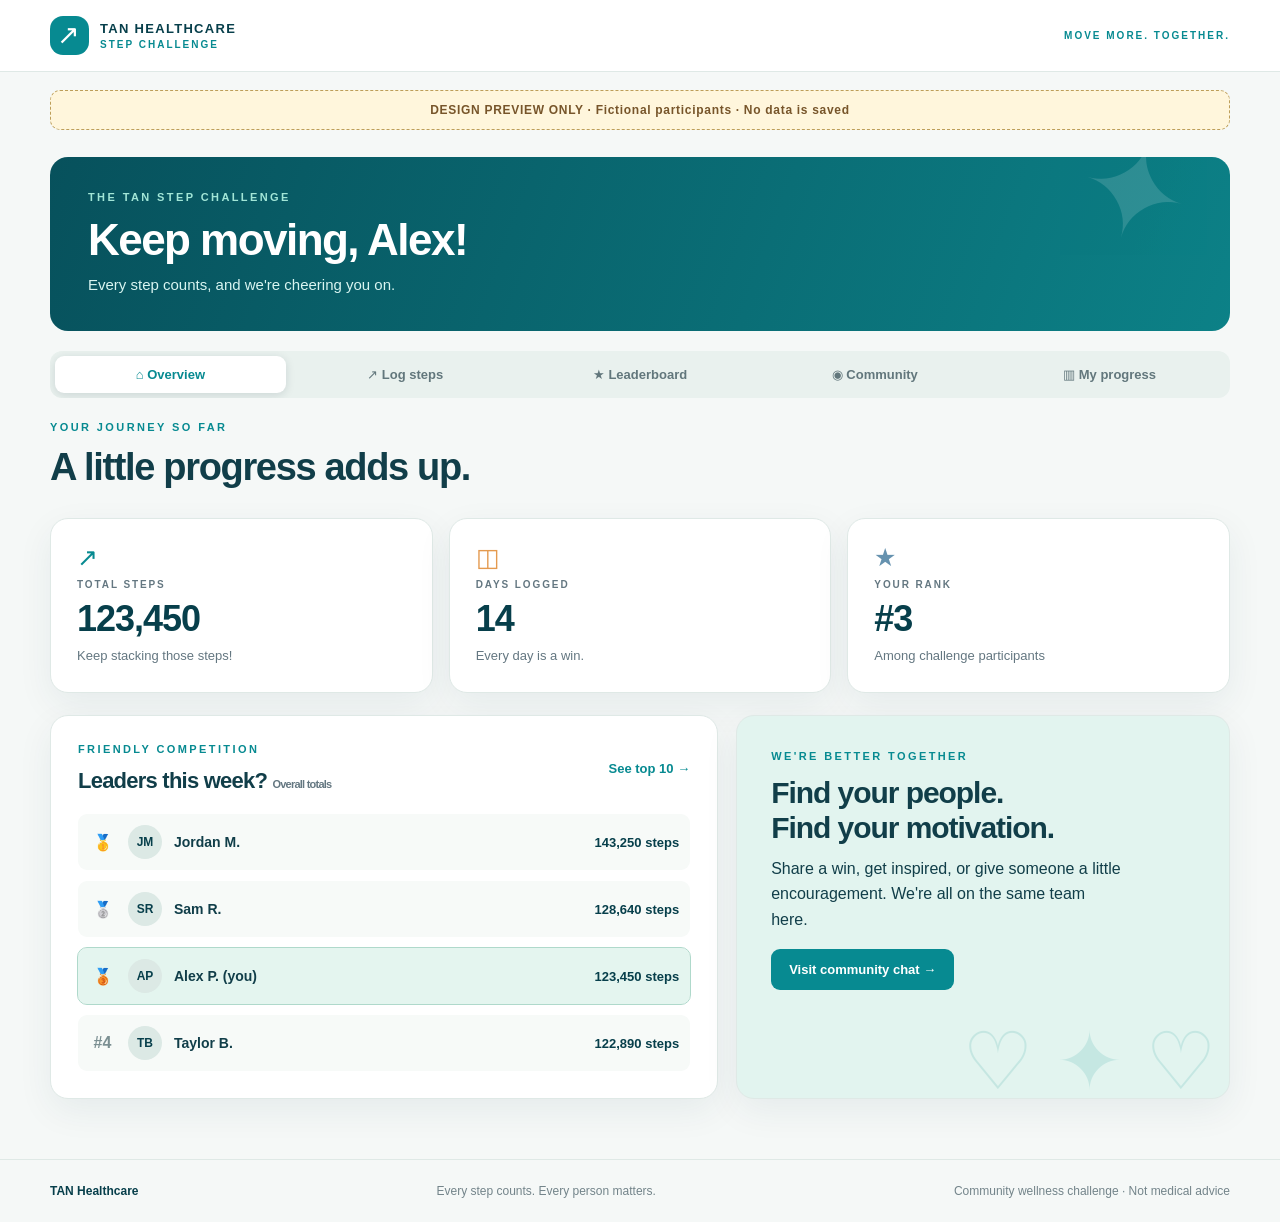
<file: preview.html>
<!doctype html>
<html lang="en">
<head>
  <meta charset="utf-8">
  <meta name="viewport" content="width=device-width,initial-scale=1">
  <meta name="theme-color" content="#073f4b">
  <meta name="description" content="TAN Healthcare Step Challenge: track your progress, cheer each other on, and keep moving together.">
  <title>TAN Step Challenge | Every step counts</title>
  <link rel="stylesheet" href="./styles.css">
</head>
<body>
  <div class="app-shell">
    <header class="site-header">
      <a class="brand" href="./index.html" aria-label="TAN Step Challenge home"><span class="brand-icon">↗</span><span><strong>TAN</strong> HEALTHCARE <small>STEP CHALLENGE</small></span></a>
      <div class="header-end"><span class="header-tag">MOVE MORE. TOGETHER.</span><button id="sign-out" class="btn btn-ghost" hidden>Sign out</button></div>
    </header>

    <main>
      <section id="auth-screen" class="auth-layout">
        <div class="auth-hero">
          <div class="eyebrow light">WELCOME TO THE CHALLENGE</div>
          <h1>One step at a time.<br><em>Better together.</em></h1>
          <p>Track your daily steps, see how far you've come, and cheer on a community that's moving with you.</p>
          <div class="hero-features"><span>✓ Daily tracking</span><span>✓ Friendly leaderboard</span><span>✓ Community encouragement</span></div>
          <div class="hero-foot">Small steps. Real progress. Everyone belongs.</div>
        </div>
        <div class="auth-panel panel">
          <div class="eyebrow">YOUR CHALLENGE STARTS HERE</div>
          <h2 id="auth-heading">Welcome back!</h2>
          <p class="muted">Sign in to log steps and connect with your fellow participants.</p>
          <div class="toggle-bar"><button id="show-login" class="toggle active" type="button">Sign in</button><button id="show-register" class="toggle" type="button">Create account</button></div>
          <form id="login-form" class="form-stack">
            <label>Email<input id="login-email" type="email" autocomplete="email" required></label>
            <label>Password<input id="login-password" type="password" autocomplete="current-password" required></label>
            <button class="btn btn-primary btn-full" type="submit">Sign in <span aria-hidden="true">→</span></button>
            <button id="reset-password" class="text-link" type="button">Forgot password?</button>
          </form>
          <form id="register-form" class="form-stack" hidden>
            <label>Full name <span class="helper">Only you and TAN staff will see this.</span><input id="register-name" type="text" maxlength="80" autocomplete="name" required></label>
            <label>Leaderboard/chat name <span class="helper">Visible to registered participants. Choose carefully; it stays consistent.</span><input id="register-display" type="text" maxlength="30" placeholder="Example: Jane S." required></label>
            <label>Email<input id="register-email" type="email" autocomplete="email" required></label>
            <label>Password <span class="helper">At least 8 characters.</span><input id="register-password" type="password" autocomplete="new-password" minlength="8" required></label>
            <label class="check-label"><input id="register-agree" type="checkbox" required><span>I understand my display name and step totals are visible to registered participants. I'll keep chat respectful and won't post anyone's private health information.</span></label>
            <button class="btn btn-primary btn-full" type="submit">Join the challenge →</button>
          </form>
          <p id="auth-status" class="status" role="status" aria-live="polite"></p>
          <p class="fine-print">A free community challenge hosted by TAN Healthcare. Participation is voluntary. Step counts are self-reported.</p>
        </div>
      </section>

      <section id="verify-screen" class="center-screen" hidden>
        <div class="panel verify-panel">
          <div class="big-icon">✉</div><h2>Check your inbox</h2>
          <p>We emailed you a verification link. Open it to confirm your account before logging steps or entering the chat room.</p>
          <div class="form-stack"><button id="verify-check" class="btn btn-primary btn-full">I've verified my email</button><button id="verify-resend" class="btn btn-outline btn-full">Resend verification email</button></div>
          <p id="verify-status" class="status" role="status" aria-live="polite"></p>
        </div>
      </section>

      <section id="main-screen" hidden>
        <div id="demo-banner" class="demo-banner" hidden>DESIGN PREVIEW ONLY · Fictional participants · No data is saved</div>
        <div class="dashboard-hero"><div><div class="eyebrow light">THE TAN STEP CHALLENGE</div><h1>Keep moving, <span id="greeting-name">friend</span>!</h1><p>Every step counts, and we're cheering you on.</p></div><div class="hero-spark" aria-hidden="true">✦</div></div>
        <nav class="tab-nav" aria-label="Challenge sections">
          <button class="tab active" data-tab="home">⌂ <span>Overview</span></button>
          <button class="tab" data-tab="log">↗ <span>Log steps</span></button>
          <button class="tab" data-tab="leaderboard">★ <span>Leaderboard</span></button>
          <button class="tab" data-tab="chat">◉ <span>Community</span></button>
          <button class="tab" data-tab="progress">▥ <span>My progress</span></button>
          <button class="tab" data-tab="admin" id="admin-tab" hidden>⚙ <span>TAN staff</span></button>
        </nav>
        <p id="global-status" class="status" role="status" aria-live="polite"></p>

        <section class="page" id="page-home">
          <div class="section-title"><div><div class="eyebrow">YOUR JOURNEY SO FAR</div><h2>A little progress adds up.</h2></div></div>
          <div class="stats-grid"><article class="stat panel"><div class="stat-icon">↗</div><span class="stat-label">TOTAL STEPS</span><strong id="home-total">0</strong><span class="muted small">Keep stacking those steps!</span></article><article class="stat panel"><div class="stat-icon orange">◫</div><span class="stat-label">DAYS LOGGED</span><strong id="home-days">0</strong><span class="muted small">Every day is a win.</span></article><article class="stat panel"><div class="stat-icon blue">★</div><span class="stat-label">YOUR RANK</span><strong id="home-rank">—</strong><span class="muted small">Among challenge participants</span></article></div>
          <div class="split-grid"><article class="panel content-panel"><div class="panel-head"><div><div class="eyebrow">FRIENDLY COMPETITION</div><h3>Leaders this week? <span class="muted smaller">Overall totals</span></h3></div><button class="text-link" data-goto="leaderboard">See top 10 →</button></div><div id="home-leaders" class="leader-list"></div></article><article class="panel community-callout"><div class="eyebrow">WE'RE BETTER TOGETHER</div><h3>Find your people.<br>Find your motivation.</h3><p>Share a win, get inspired, or give someone a little encouragement. We're all on the same team here.</p><button class="btn btn-primary" data-goto="chat">Visit community chat →</button><div class="community-doodle" aria-hidden="true">♡ ✦ ♡</div></article></div>
        </section>

        <section class="page" id="page-log" hidden>
          <div class="section-title"><div><div class="eyebrow">SHOW UP FOR YOURSELF</div><h2>Log your steps.</h2><p class="muted">Enter one day or fill in all seven. You can come back later to fix an entry. Each date is counted only once.</p></div></div>
          <article class="panel content-panel"><div class="week-header"><div><h3>Daily step log</h3><p class="muted small">Select any date in the week you want to report.</p></div><label class="week-picker">Week of<input id="week-picker" type="date"></label></div><div id="week-fields" class="week-grid"></div><div class="form-bottom"><p class="muted small">Leave days blank if you're not submitting them. Enter 0 for a day with no steps.</p><button id="save-week" class="btn btn-primary">Save selected days →</button></div><p id="steps-status" class="status" role="status" aria-live="polite"></p></article>
          <article class="panel content-panel history-panel"><div class="panel-head"><h3>Recent entries</h3></div><div id="history-list"></div></article>
        </section>

        <section class="page" id="page-leaderboard" hidden>
          <div class="section-title"><div><div class="eyebrow">A LITTLE FRIENDLY MOTIVATION</div><h2>The leaderboard.</h2><p class="muted">The top 10 participants by total steps. Join in when you want, and remember: everyone's progress matters.</p></div></div>
          <div class="split-grid leaderboard-layout"><article class="panel content-panel"><div class="panel-head"><h3>Top 10</h3><span class="chip">Updates as steps are logged</span></div><div id="full-leaders" class="leader-list"></div></article><article class="panel leaderboard-side"><div class="big-icon">★</div><div class="eyebrow">YOUR PLACE IN THE CHALLENGE</div><div id="personal-rank" class="huge-number">—</div><p id="rank-summary">Your progress is worth celebrating, no matter your rank.</p><div class="subtle-rule"></div><p class="muted small">Leaderboard display names are visible only to signed-in participants. Email addresses and private details are not shown.</p></article></div>
        </section>

        <section class="page" id="page-chat" hidden>
          <div class="section-title"><div><div class="eyebrow">HIGH FIVES WELCOME</div><h2>The community room.</h2><p class="muted">Celebrate wins, share encouragement, and keep each other moving.</p></div></div>
          <div class="chat-layout"><article class="panel chat-panel"><div class="chat-heading"><span class="presence-dot"></span><strong>Step Squad Chat</strong><span class="muted small">Participant community</span></div><div id="chat-list" class="chat-list" aria-live="polite"></div><form id="chat-form" class="chat-compose"><label class="sr-only" for="chat-text">Write a message</label><textarea id="chat-text" maxlength="300" rows="2" placeholder="Share a win, cheer someone on..." required></textarea><div class="compose-footer"><span class="muted small"><span id="chat-count">0</span>/300</span><button class="btn btn-primary" type="submit">Post message →</button></div></form><p id="chat-status" class="status" role="status" aria-live="polite"></p></article><aside class="panel chat-rules"><div class="big-icon">♡</div><h3>Good vibes only.</h3><p>This is a space to support each other, whatever your pace.</p><ul><li>Celebrate effort, not just numbers.</li><li>Be kind and respectful.</li><li>Don't share medical or patient information.</li><li>Use “Report” if a message needs staff attention.</li></ul><p class="muted small">Messages are visible to registered, email-verified participants and TAN moderators.</p></aside></div>
        </section>

        <section class="page" id="page-progress" hidden>
          <div class="section-title"><div><div class="eyebrow">YOU'RE DOING THE THING</div><h2>My progress.</h2><p class="muted">The little things you do each day add up.</p></div></div><div class="stats-grid"><article class="stat panel"><span class="stat-label">TOTAL STEPS</span><strong id="progress-total">0</strong></article><article class="stat panel"><span class="stat-label">DAYS LOGGED</span><strong id="progress-days">0</strong></article><article class="stat panel"><span class="stat-label">BEST DAY</span><strong id="progress-best">—</strong></article></div><article class="panel content-panel"><h3>Recent step history</h3><div id="progress-bars" class="progress-bars"></div></article>
        </section>

        <section class="page" id="page-admin" hidden>
          <div class="section-title"><div><div class="eyebrow">FOR AUTHORIZED TAN STAFF</div><h2>Challenge management.</h2><p class="muted">Private participant records, data exports, and moderation.</p></div></div>
          <div class="split-grid"><article class="panel content-panel"><h3>Export all step submissions</h3><p class="muted">Download a CSV containing each person's daily entry, including their registered name, email, display name, and steps. Open in Excel or Google Sheets.</p><button id="export-csv" class="btn btn-primary">Download CSV ↓</button><p class="small muted">Store exported files securely. They include participant contact information.</p><p id="admin-status" class="status" role="status" aria-live="polite"></p></article><article class="panel content-panel"><h3>Chat reports</h3><p class="muted small">Participants can flag a message for staff review. Reported messages appear here.</p><button id="refresh-reports" class="btn btn-outline">Refresh reports</button><div id="reports-list" class="reports-list"></div></article></div>
        </section>
      </section>
    </main>
    <footer class="site-footer"><strong>TAN Healthcare</strong><span>Every step counts. Every person matters.</span><span>Community wellness challenge · Not medical advice</span></footer>
  </div>
  <script src="./preview.js"></script>
</body>
</html>
</file>
<file: styles.css>
:root{--ink:#113e49;--navy:#073f4b;--teal:#078a91;--mint:#d7f2ec;--bg:#f5f8f7;--white:#fff;--muted:#647781;--border:#dfe9e6;--orange:#ecaa63;--shadow:0 12px 36px rgba(7,63,75,.065);font-family:Inter,ui-sans-serif,-apple-system,BlinkMacSystemFont,"Segoe UI",Arial,sans-serif;color:var(--ink);font-synthesis:none}
*{box-sizing:border-box}html{scroll-behavior:smooth}body{margin:0;background:var(--bg)}[hidden]{display:none!important}button,input,textarea{font:inherit}button{cursor:pointer}button:disabled{opacity:.52;cursor:not-allowed}a{color:inherit}.app-shell{min-height:100vh;display:flex;flex-direction:column}main{flex:1;width:min(1180px,calc(100% - 48px));margin:0 auto}.site-header{background:var(--white);padding:16px max(24px,calc((100% - 1180px)/2));display:flex;justify-content:space-between;align-items:center;gap:20px;border-bottom:1px solid var(--border)}.brand{display:flex;align-items:center;gap:11px;text-decoration:none;font-weight:700;letter-spacing:1.3px;font-size:13px;color:var(--navy)}.brand strong{font-weight:900}.brand small{display:block;font-size:10px;letter-spacing:2px;color:var(--teal);margin-top:3px}.brand-icon{display:grid;place-items:center;border-radius:13px;background:var(--teal);color:white;height:39px;width:39px;font-size:27px;line-height:1}.header-end{display:flex;align-items:center;gap:14px}.header-tag{font-size:10px;font-weight:850;letter-spacing:2px;color:var(--teal)}.site-footer{display:flex;gap:18px;align-items:center;justify-content:space-between;flex-wrap:wrap;font-size:12px;padding:24px max(24px,calc((100% - 1180px)/2));color:#73848a;border-top:1px solid var(--border);margin-top:40px}.site-footer strong{color:var(--navy)}h1,h2,h3,p{margin-top:0}h1,h2,h3{letter-spacing:-.035em}h1{font-size:clamp(35px,4.3vw,59px);line-height:1.07}h2{font-size:clamp(26px,3vw,38px);margin-bottom:10px}h3{font-size:22px;margin-bottom:10px}p{line-height:1.6}.muted{color:var(--muted)}.small{font-size:13px}.smaller{font-size:11px}.eyebrow{font-size:11px;font-weight:850;letter-spacing:2.4px;color:var(--teal);margin-bottom:13px}.eyebrow.light{color:#a2e6d7}.panel{background:var(--white);border:1px solid var(--border);border-radius:18px;box-shadow:var(--shadow)}.auth-layout{display:grid;grid-template-columns:1.08fr 1fr;gap:22px;margin-top:48px;align-items:stretch}.auth-hero{color:white;background:linear-gradient(146deg,#0d6674 0%,#073f4b 75%);border-radius:20px;padding:56px 45px;min-height:580px;position:relative;overflow:hidden;display:flex;flex-direction:column;align-items:flex-start;justify-content:center}.auth-hero:before{content:'✦';position:absolute;right:-40px;bottom:-130px;font-size:380px;opacity:.065;transform:rotate(-18deg)}.auth-hero h1{margin-bottom:20px;position:relative}.auth-hero em{color:#b4efdf;font-style:normal}.auth-hero>p{font-size:17px;max-width:420px;opacity:.91;line-height:1.7}.hero-features{display:flex;gap:11px;flex-wrap:wrap;margin-top:18px}.hero-features span{font-size:12px;font-weight:700;background:rgba(255,255,255,.105);border:1px solid rgba(255,255,255,.18);border-radius:30px;padding:10px 13px}.hero-foot{font-size:13px;opacity:.63;position:absolute;bottom:24px;left:45px}.auth-panel{padding:40px 38px}.auth-panel>p.muted{max-width:400px}.auth-panel h2{font-size:32px}.toggle-bar{display:flex;background:#edf4f2;border-radius:10px;padding:4px;gap:4px;margin:26px 0 23px}.toggle{border:0;border-radius:8px;background:transparent;padding:11px;flex:1;color:#53666d;font-weight:750}.toggle.active{background:white;color:var(--navy);box-shadow:0 2px 9px #1233}.form-stack{display:grid;gap:15px}.form-stack label{display:grid;gap:7px;font-size:13px;font-weight:750}.helper{display:block;font-size:11px;font-weight:400;color:var(--muted);line-height:1.4}.form-stack input:not([type=checkbox]),.week-picker input,.week-grid input,.chat-compose textarea{width:100%;border:1px solid #cfddd9;border-radius:9px;background:white;padding:12px;color:var(--ink);outline:none;transition:border .15s,box-shadow .15s}.form-stack input:focus,.week-picker input:focus,.week-grid input:focus,.chat-compose textarea:focus{border-color:var(--teal);box-shadow:0 0 0 3px #078a911a}.form-stack .check-label{display:flex;gap:10px;font-weight:400;align-items:flex-start;font-size:12px;line-height:1.5}.check-label input{margin-top:3px;accent-color:var(--teal)}.btn{display:inline-flex;align-items:center;justify-content:center;gap:8px;padding:12px 17px;border-radius:9px;border:1px solid transparent;font-weight:760;font-size:13px;white-space:nowrap;transition:background .15s,transform .15s;text-decoration:none}.btn:hover:not(:disabled){transform:translateY(-1px)}.btn-primary{color:white;background:var(--teal)}.btn-primary:hover{background:#046e76}.btn-outline{border-color:#abc8c5;background:white;color:var(--teal)}.btn-outline:hover{background:#edf8f5}.btn-ghost{color:var(--navy);background:#edf6f4}.btn-full{width:100%}.text-link{border:0;background:none;padding:3px 0;color:var(--teal);font-size:13px;font-weight:700;text-align:left}.text-link:hover{text-decoration:underline}.status{font-size:13px;min-height:0;margin:10px 0 0;line-height:1.5}.status:empty{display:none}.status.error{color:#a43636}.status.ok{color:#08744c}.fine-print{font-size:11px;color:var(--muted);margin-top:19px}.center-screen{max-width:480px;margin:90px auto;text-align:center}.verify-panel{padding:46px}.big-icon{font-size:39px;color:var(--teal);margin-bottom:14px}.dashboard-hero{background:linear-gradient(110deg,#07515c,#0c8187);color:white;border-radius:18px;padding:34px 38px;margin-top:27px;display:flex;align-items:center;justify-content:space-between;overflow:hidden;position:relative}.dashboard-hero h1{font-size:clamp(30px,3.6vw,44px);margin-bottom:10px}.dashboard-hero p{font-size:15px;margin:0;color:#d9f5f1}.hero-spark{font-size:130px;opacity:.14;transform:rotate(16deg);position:absolute;right:42px;top:-40px}.tab-nav{display:flex;gap:4px;overflow-x:auto;white-space:nowrap;margin:20px 0 23px;padding:5px;background:#e9f1ee;border-radius:12px;scrollbar-width:thin}.tab{padding:11px 16px;flex:1;background:transparent;color:#62777c;border:0;border-radius:9px;font-weight:730;font-size:13px;white-space:nowrap}.tab.active{background:var(--white);color:var(--teal);box-shadow:0 2px 10px #1232}.page{padding-bottom:20px}.section-title{display:flex;align-items:center;justify-content:space-between;margin:22px 0 24px}.section-title h2{margin-bottom:5px}.section-title p{margin:0;max-width:700px}.stats-grid{display:grid;grid-template-columns:repeat(3,1fr);gap:16px;margin-bottom:22px}.stat{padding:24px 26px;display:flex;flex-direction:column;gap:9px;min-height:175px}.stat-icon{font-size:25px;color:var(--teal);height:27px}.stat-icon.orange{color:#e49a4f}.stat-icon.blue{color:#6692af}.stat-label{font-size:10px;font-weight:850;letter-spacing:1.9px;color:var(--muted)}.stat strong{font-size:36px;letter-spacing:-1px;color:var(--navy);line-height:1.1}.split-grid{display:grid;grid-template-columns:1.15fr .85fr;gap:18px}.content-panel{padding:27px}.panel-head{display:flex;justify-content:space-between;gap:14px;align-items:center;margin-bottom:20px}.panel-head h3{margin:0}.leader-list{display:grid;gap:11px}.leader-row{display:flex;align-items:center;gap:12px;padding:11px 11px;border-radius:9px;background:#f7faf8}.leader-row.is-me{background:#e4f5ef;outline:1px solid #afd9cb}.leader-place{font-weight:800;color:#7b8f92;width:27px;flex-shrink:0;text-align:center}.leader-place.medal{color:#ce9e52;font-size:20px}.leader-initial{display:grid;place-items:center;width:34px;height:34px;border-radius:100px;background:#dce9e5;font-size:12px;font-weight:850;color:var(--navy);flex-shrink:0}.leader-name{font-weight:730;font-size:14px;flex:1;min-width:0;overflow-wrap:anywhere}.leader-steps{font-size:13px;font-weight:780;color:var(--navy);font-variant-numeric:tabular-nums}.empty{font-size:13px;color:var(--muted);padding:16px 2px}.community-callout{background:#e2f4ef;padding:34px;position:relative;overflow:hidden;display:flex;align-items:flex-start;flex-direction:column}.community-callout h3{font-size:30px;line-height:1.18}.community-callout p{max-width:350px}.community-doodle{position:absolute;bottom:-10px;right:12px;color:#08918d;opacity:.13;font-size:80px;white-space:nowrap}.week-header{display:flex;align-items:center;justify-content:space-between;gap:15px;margin-bottom:22px}.week-header h3{margin-bottom:2px}.week-header p{margin:0}.week-picker{font-size:12px;font-weight:750;color:var(--muted);display:grid;gap:5px}.week-picker input{padding:9px}.week-grid{display:grid;grid-template-columns:repeat(7,minmax(0,1fr));gap:9px}.day-box{background:#f5f9f7;border:1px solid #e0ebe7;padding:13px 10px;border-radius:10px;display:grid;gap:6px;min-width:0}.day-box strong{font-size:13px}.day-box small{font-size:11px;color:var(--muted)}.day-box input{padding:9px 7px;font-size:13px;font-variant-numeric:tabular-nums;min-width:0}.day-box.future{opacity:.45}.form-bottom{display:flex;gap:12px;justify-content:space-between;align-items:center;margin-top:21px}.form-bottom p{max-width:420px;margin:0}.history-panel{margin-top:20px}.history-row{display:flex;justify-content:space-between;gap:10px;border-bottom:1px solid var(--border);padding:12px 0;font-size:13px}.history-row:last-child{border-bottom:0}.history-row strong{font-variant-numeric:tabular-nums}.chip{color:#277b71;background:#e6f5ed;font-size:11px;font-weight:720;border-radius:30px;padding:8px 12px}.leaderboard-layout{grid-template-columns:1.35fr .65fr}.leaderboard-side{padding:32px;text-align:center;align-self:start;background:#e3f3ef}.huge-number{font-size:75px;line-height:1.1;font-weight:860;color:var(--navy);letter-spacing:-4px;margin:15px 0}.subtle-rule{height:1px;background:#c8ded6;margin:20px 0}.chat-layout{display:grid;grid-template-columns:1.55fr .65fr;gap:18px}.chat-panel{min-height:525px;display:flex;flex-direction:column;overflow:hidden}.chat-heading{display:flex;align-items:center;gap:10px;padding:20px 24px;border-bottom:1px solid var(--border)}.presence-dot{width:9px;height:9px;background:#48b68d;border-radius:100%}.chat-heading strong{font-size:14px}.chat-heading .small{margin-left:auto}.chat-list{height:365px;overflow-y:auto;display:flex;flex-direction:column;gap:16px;padding:20px 24px}.message{display:flex;gap:10px;align-items:flex-start}.message-avatar{height:34px;width:34px;flex-shrink:0;display:grid;place-items:center;background:#e6eeea;border-radius:50%;font-size:11px;font-weight:850}.message-body{flex:1;min-width:0}.message-meta{font-size:12px;display:flex;align-items:baseline;justify-content:space-between;gap:9px;margin-bottom:5px}.message-meta small{color:var(--muted)}.message-content{padding:11px 12px;border-radius:2px 10px 10px 10px;background:#eef4f1;color:#224b52;font-size:13px;overflow-wrap:anywhere;line-height:1.55;white-space:pre-wrap}.message.mine .message-content{background:#ddf4ed}.message-actions{margin-top:5px;display:flex;gap:10px}.message-actions button{font-size:11px;background:transparent;border:0;padding:2px;color:#728486}.message-actions button:hover{text-decoration:underline}.chat-compose{padding:14px 22px 18px;border-top:1px solid var(--border)}.chat-compose textarea{resize:vertical;min-height:65px;max-height:150px}.compose-footer{display:flex;align-items:center;justify-content:space-between;margin-top:7px}.chat-rules{align-self:start;padding:27px;background:#eef8f5}.chat-rules ul{padding-left:18px;color:#42646a;font-size:13px;line-height:1.9}.chat-rules p{font-size:14px}.progress-bars{display:grid;gap:12px;margin-top:20px}.progress-row{display:grid;grid-template-columns:110px 1fr 95px;gap:13px;align-items:center;font-size:12px}.progress-track{height:15px;background:#e8f1ee;border-radius:8px;overflow:hidden}.progress-fill{height:100%;background:var(--teal);border-radius:8px;min-width:2px}.progress-amount{text-align:right;font-variant-numeric:tabular-nums;font-weight:760}.reports-list{margin-top:15px}.report-card{background:#f4f8f5;padding:14px;border-radius:10px;margin-top:9px;font-size:12px;overflow-wrap:anywhere}.report-card p{margin:7px 0}.report-card .btn{padding:7px 10px}.demo-banner{margin-top:18px;padding:12px 18px;border:1px dashed #bd9e59;background:#fff6dc;border-radius:10px;font-size:12px;font-weight:750;color:#77552a;text-align:center;letter-spacing:.7px}.sr-only{position:absolute!important;width:1px;height:1px;padding:0;margin:-1px;overflow:hidden;clip:rect(0,0,0,0);white-space:nowrap;border:0}
@media(max-width:920px){.auth-layout{grid-template-columns:1fr}.auth-hero{min-height:350px}.auth-panel{max-width:700px;width:100%;margin:0 auto}.week-grid{grid-template-columns:repeat(4,1fr)}.chat-layout,.leaderboard-layout{grid-template-columns:1fr}.chat-rules{order:2}.chat-panel{order:1}.header-tag{display:none}}
@media(max-width:670px){main{width:calc(100% - 28px)}.site-header{padding:13px 16px}.brand{font-size:11px}.brand-icon{width:34px;height:34px}.site-footer{padding:20px 16px;gap:9px}.auth-layout{margin-top:18px;gap:15px}.auth-hero{min-height:320px;padding:36px 24px}.hero-foot{left:24px}.auth-panel{padding:27px 22px}.dashboard-hero{padding:26px 22px;margin-top:16px}.dashboard-hero h1{font-size:30px}.hero-spark{right:0}.tab-nav{border-radius:9px}.tab{flex:none;padding:11px 14px}.stats-grid{grid-template-columns:1fr;gap:12px}.stat{min-height:0;padding:17px 20px}.stat strong{font-size:32px}.split-grid{grid-template-columns:1fr}.content-panel{padding:19px}.community-callout{min-height:230px}.section-title{margin:24px 0 16px}.week-grid{grid-template-columns:repeat(2,1fr)}.week-header,.form-bottom{align-items:stretch;flex-direction:column}.week-picker{width:100%}.chat-list{padding:16px;height:340px}.chat-heading{padding:16px}.chat-compose{padding:12px}.progress-row{grid-template-columns:78px 1fr 72px;gap:8px;font-size:11px}}
</file>
